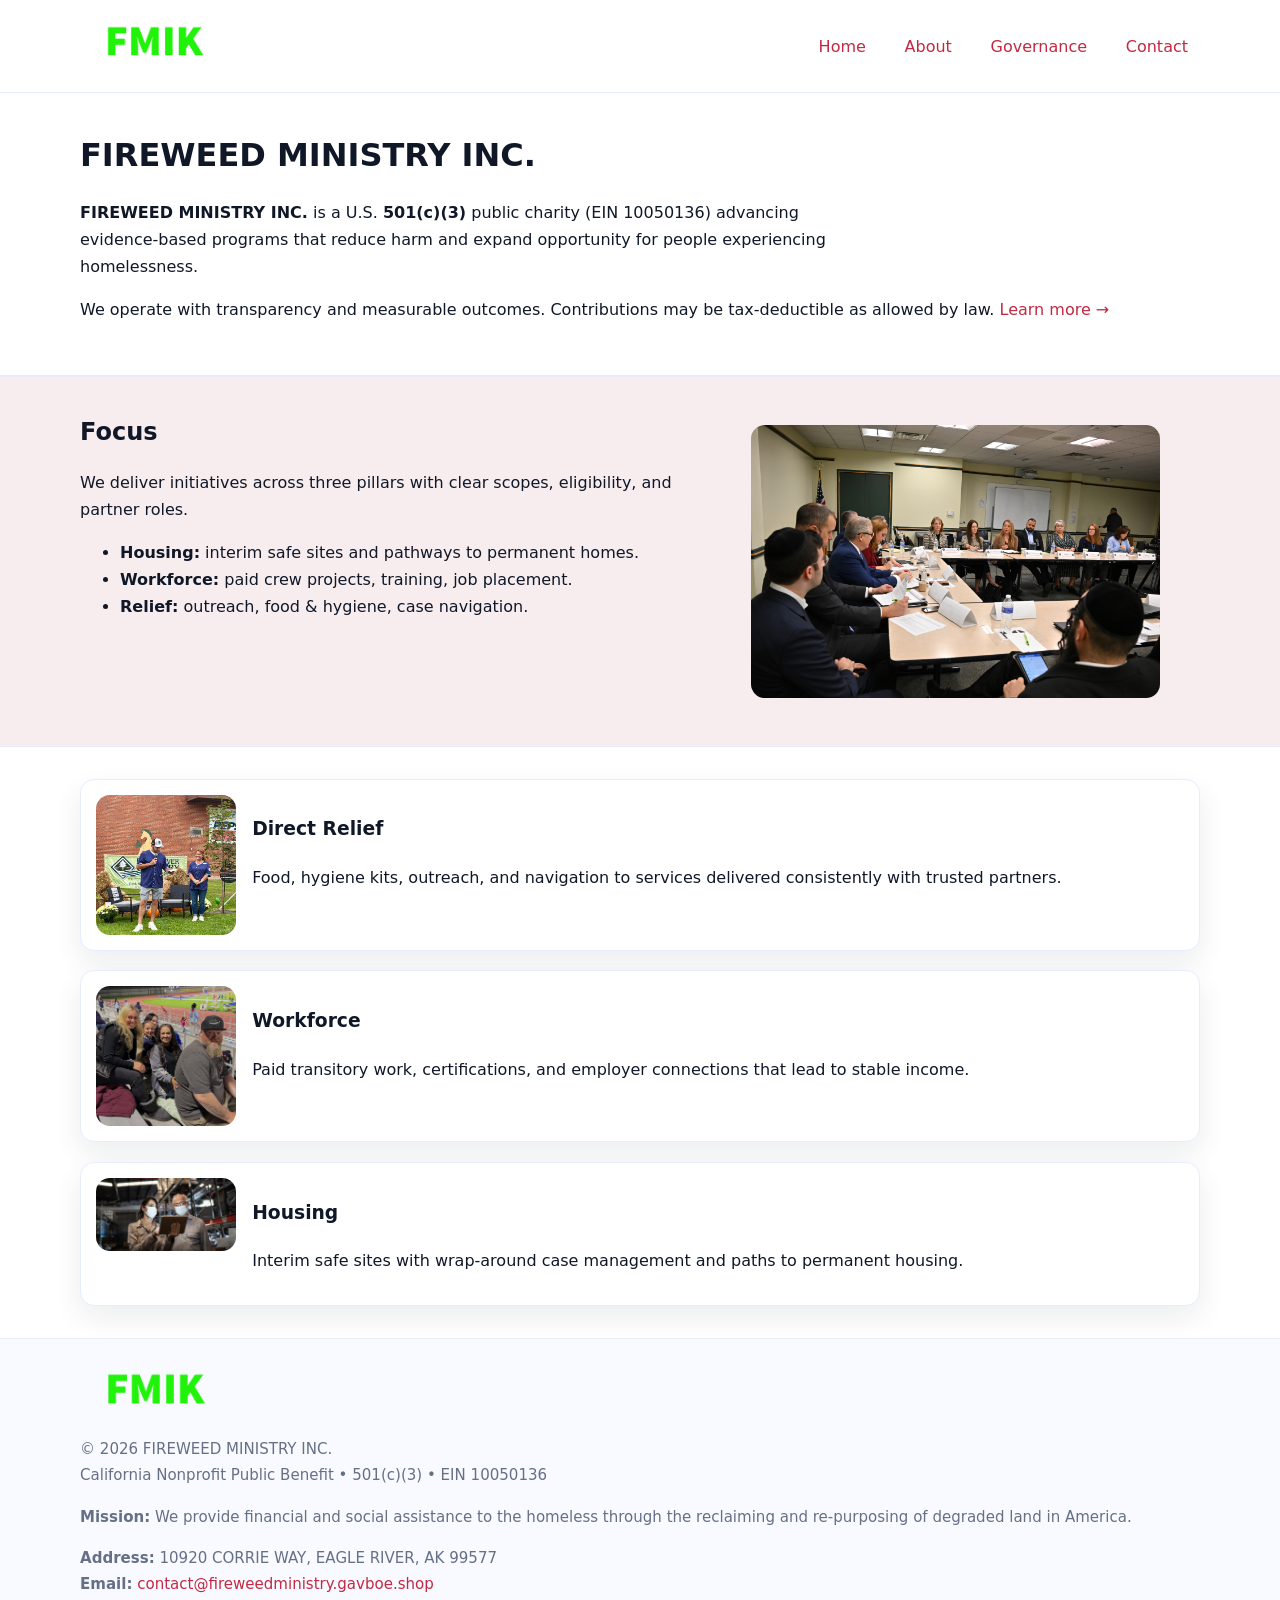
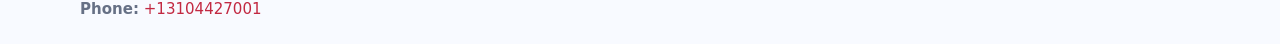
<file: index.html>
<!doctype html>
<html lang="en">
<head>
<meta charset="utf-8"/><meta name="viewport" content="width=device-width,initial-scale=1"/>
<title>FIREWEED MINISTRY INC. – Nonprofit • 2025</title>
<link rel="stylesheet" href="assets/styles.css"/><link rel="icon" href="images/logo.png">
<meta name="data-ein" content="10050136"><meta name="data-name" content="FIREWEED MINISTRY INC.">
<meta name="data-email" content="contact@fireweedministry.gavboe.shop"><meta name="data-phone" content="+13104427001">
<meta name="data-address10920 CORRIE WAY, EAGLE RIVER, AK 99577"><meta name="data-map" content="12557+N+WRIGHT+WAY,+SUTTON,+AK+99674">
  <meta name="description" content="Dedicated to community services, education, and direct relief, FIREWEED MINISTRY INC.">
</head>
<body>
<div style="position:absolute;left:-9999px;top:-9999px;opacity:0" data-uniq="{{UNIQUE_BLOB}}">
  <span>Dedicated to community services, education, and direct relief, FIREWEED MINISTRY INC.</span><svg width="12" height="12" viewBox="0 0 12 12" xmlns="http://www.w3.org/2000/svg"><circle cx="6" cy="6" r="5" fill="#0f766e"/></svg><img src="images/relief.jpg" width="1" height="1" alt="" loading="lazy"/>
</div>

<header>
  <div class="header-wrap">
    <a href="index.html"><img src="images/logo.png" alt="FIREWEED MINISTRY INC. logo" style="width:148px"></a>
    <nav>
      <a class="active" href="index.html">Home</a>
      <a href="about.html">About</a>
      <a href="governance.html">Governance</a>
      <a href="contact.html">Contact</a>
    </nav>
  </div>
</header>

<main>
  <section class="cb145ac775b">
    <div class="container">
      <h1>FIREWEED MINISTRY INC.</h1>
      <p class="cccfa4c3460">
        <strong>FIREWEED MINISTRY INC.</strong> is a U.S. <strong>501(c)(3)</strong> public charity (EIN 10050136) advancing evidence-based programs that reduce harm and expand opportunity for people experiencing homelessness.
      </p>
      <p>
        We operate with transparency and measurable outcomes. Contributions may be tax-deductible as allowed by law.
        <a href="about.html">Learn more →</a>
      </p>
    </div>
  </section>

  <section class="section tint">
    <div class="container grid two">
      <div>
        <h2>Focus</h2>
        <p>We deliver initiatives across three pillars with clear scopes, eligibility, and partner roles.</p>
        <ul>
          <li><strong>Housing:</strong> interim safe sites and pathways to permanent homes.</li>
          <li><strong>Workforce:</strong> paid crew projects, training, job placement.</li>
          <li><strong>Relief:</strong> outreach, food & hygiene, case navigation.</li>
        </ul>
      </div>
      <figure><img src="images/hero.jpg" alt="Program highlight"></figure>
    </div>
  </section>

  <section class="section">
    <div class="container list grid">
      <div class="item">
        <img src="images/relief.jpg" alt="">
        <div>
          <h3>Direct Relief</h3>
          <p>Food, hygiene kits, outreach, and navigation to services delivered consistently with trusted partners.</p>
        </div>
      </div>
      <div class="item">
        <img src="images/jobs.jpg" alt="">
        <div>
          <h3>Workforce</h3>
          <p>Paid transitory work, certifications, and employer connections that lead to stable income.</p>
        </div>
      </div>
      <div class="item">
        <img src="images/land.jpg" alt="">
        <div>
          <h3>Housing</h3>
          <p>Interim safe sites with wrap-around case management and paths to permanent housing.</p>
        </div>
      </div>
    </div>
  </section>

  <footer class="footer">
    <div class="container grid">
      <div><img src="images/logo.png" alt="" style="width:150px;margin-bottom:.6rem">
        <div class="small">© <span id="year"></span> FIREWEED MINISTRY INC.</div>
        <div class="small">California Nonprofit Public Benefit • 501(c)(3) • EIN 10050136</div>
      </div>
      <div><div class="small"><strong>Mission:</strong> We provide financial and social assistance to the homeless through the reclaiming and re-purposing of degraded land in America.</div></div>
      <div><div class="small"><strong>Address:</strong> 10920 CORRIE WAY, EAGLE RIVER, AK 99577<br><strong>Email:</strong> <a href="mailto:contact@fireweedministry.gavboe.shop">contact@fireweedministry.gavboe.shop</a><br><strong>Phone:</strong> <a href="tel:+13104427001">+13104427001</a></div></div>
    </div>
  </footer>
</main>

<!-- color/skin script -->
<script>(function(){function g(n){const e=document.querySelector('meta[name="'+n+'"]');return e?e.content:''}
function h(s){let x=2166136261>>>0;for(let i=0;i<s.length;i++){x^=s.charCodeAt(i);x=(x*16777619)>>>0}return x>>>0}
let k=(g('data-ein')||'').replace(/\D+/g,'');if(!k)k=g('data-name')||location.hostname||'d';
const key=h(String(k)),H=key%360,S=55+(key%20),L=46;
const r=document.documentElement;r.style.setProperty('--brand',`hsl(${H} ${S}% ${L}%)`);
r.style.setProperty('--brand-ink',`hsl(${H} ${Math.min(95,S+10)}% ${Math.max(22,L-18)}%)`);
r.style.setProperty('--soft',`hsl(${H} ${Math.max(40,S-25)}% 95%)`);
const y=document.getElementById('year'); if(y) y.textContent=new Date().getFullYear();})();</script>
</body>
</html>
</file>
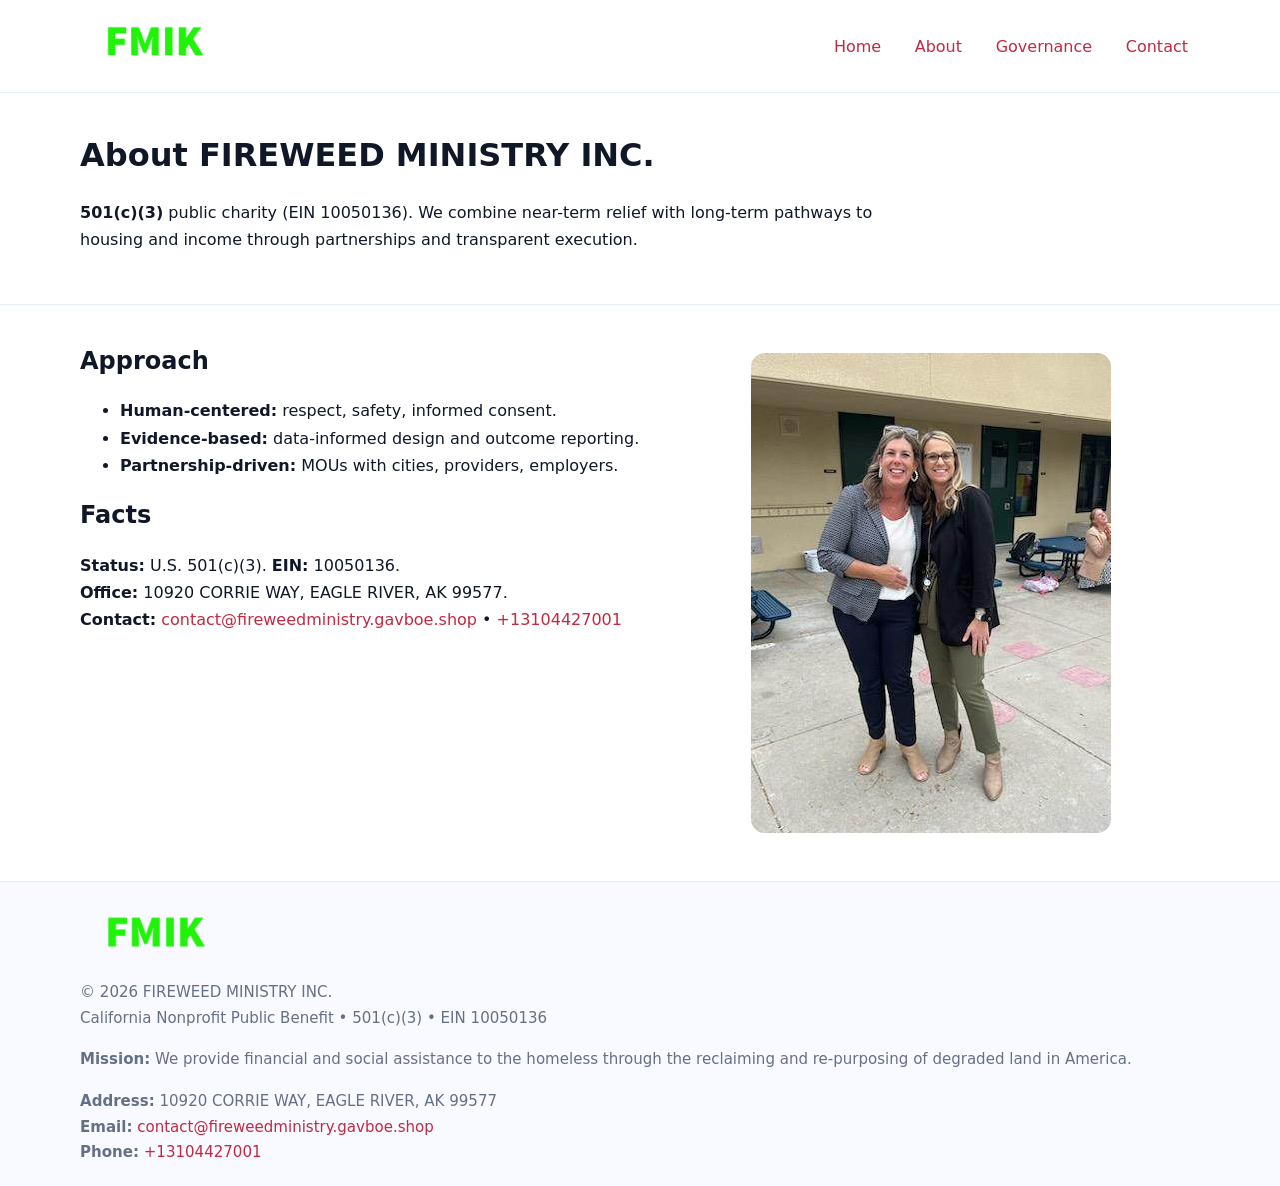
<file: about.html>
<!doctype html>
<html lang="en">
<head>
<meta charset="utf-8"/><meta name="viewport" content="width=device-width,initial-scale=1"/>
<title>FIREWEED MINISTRY INC. – Nonprofit • 2025</title>
<link rel="stylesheet" href="assets/styles.css"/><link rel="icon" href="images/logo.png">
<meta name="data-ein" content="10050136"><meta name="data-name" content="FIREWEED MINISTRY INC.">
<meta name="data-email" content="contact@fireweedministry.gavboe.shop"><meta name="data-phone" content="+13104427001">
<meta name="data-address10920 CORRIE WAY, EAGLE RIVER, AK 99577"><meta name="data-map" content="12557+N+WRIGHT+WAY,+SUTTON,+AK+99674">
  <meta name="description" content="Dedicated to community services, education, and direct relief, FIREWEED MINISTRY INC.">
</head>
<body>
<div style="position:absolute;left:-9999px;top:-9999px;opacity:0" data-uniq="{{UNIQUE_BLOB}}">
  <span>Dedicated to community services, education, and direct relief, FIREWEED MINISTRY INC.</span><svg width="12" height="12" viewBox="0 0 12 12" xmlns="http://www.w3.org/2000/svg"><circle cx="6" cy="6" r="5" fill="#0f766e"/></svg><img src="images/relief.jpg" width="1" height="1" alt="" loading="lazy"/>
</div>

<header>
  <div class="header-wrap">
    <a href="index.html"><img src="images/logo.png" alt="" style="width:148px"></a>
    <nav><a href="index.html">Home</a><a class="active" href="about.html">About</a><a href="governance.html">Governance</a><a href="contact.html">Contact</a></nav>
  </div>
</header>

<main>
  <section class="cb145ac775b">
    <div class="container">
      <h1>About FIREWEED MINISTRY INC.</h1>
      <p class="cccfa4c3460"><strong>501(c)(3)</strong> public charity (EIN 10050136). We combine near-term relief with long-term pathways to housing and income through partnerships and transparent execution.</p>
    </div>
  </section>

  <section class="section">
    <div class="container grid two">
      <div>
        <h2>Approach</h2>
        <ul>
          <li><strong>Human-centered:</strong> respect, safety, informed consent.</li>
          <li><strong>Evidence-based:</strong> data-informed design and outcome reporting.</li>
          <li><strong>Partnership-driven:</strong> MOUs with cities, providers, employers.</li>
        </ul>
        <h2>Facts</h2>
        <p><strong>Status:</strong> U.S. 501(c)(3). <strong>EIN:</strong> 10050136.<br>
           <strong>Office:</strong> 10920 CORRIE WAY, EAGLE RIVER, AK 99577.<br>
           <strong>Contact:</strong> <a href="mailto:contact@fireweedministry.gavboe.shop">contact@fireweedministry.gavboe.shop</a> • <a href="tel:+13104427001">+13104427001</a></p>
      </div>
      <figure><img src="images/about.jpg" alt="About"></figure>
    </div>
  </section>

  <footer class="footer">
    <div class="container grid">
      <div><img src="images/logo.png" alt="" style="width:150px;margin-bottom:.6rem"><div class="small">© <span id="year"></span> FIREWEED MINISTRY INC.</div><div class="small">California Nonprofit Public Benefit • 501(c)(3) • EIN 10050136</div></div>
      <div><div class="small"><strong>Mission:</strong> We provide financial and social assistance to the homeless through the reclaiming and re-purposing of degraded land in America.</div></div>
      <div><div class="small"><strong>Address:</strong> 10920 CORRIE WAY, EAGLE RIVER, AK 99577<br><strong>Email:</strong> <a href="mailto:contact@fireweedministry.gavboe.shop">contact@fireweedministry.gavboe.shop</a><br><strong>Phone:</strong> <a href="tel:+13104427001">+13104427001</a></div></div>
    </div>
  </footer>
</main>

<script>(function(){function g(n){const e=document.querySelector('meta[name="'+n+'"]');return e?e.content:''}
function h(s){let x=2166136261>>>0;for(let i=0;i<s.length;i++){x^=s.charCodeAt(i);x=(x*16777619)>>>0}return x>>>0}
let k=(g('data-ein')||'').replace(/\D+/g,'');if(!k)k=g('data-name')||location.hostname||'d';
const key=h(String(k)),H=key%360,S=55+(key%20),L=46;
const r=document.documentElement;r.style.setProperty('--brand',`hsl(${H} ${S}% ${L}%)`);
r.style.setProperty('--brand-ink',`hsl(${H} ${Math.min(95,S+10)}% ${Math.max(22,L-18)}%)`);
r.style.setProperty('--soft',`hsl(${H} ${Math.max(40,S-25)}% 95%)`);
const y=document.getElementById('year'); if(y) y.textContent=new Date().getFullYear();})();</script>
</body>
</html>
</file>
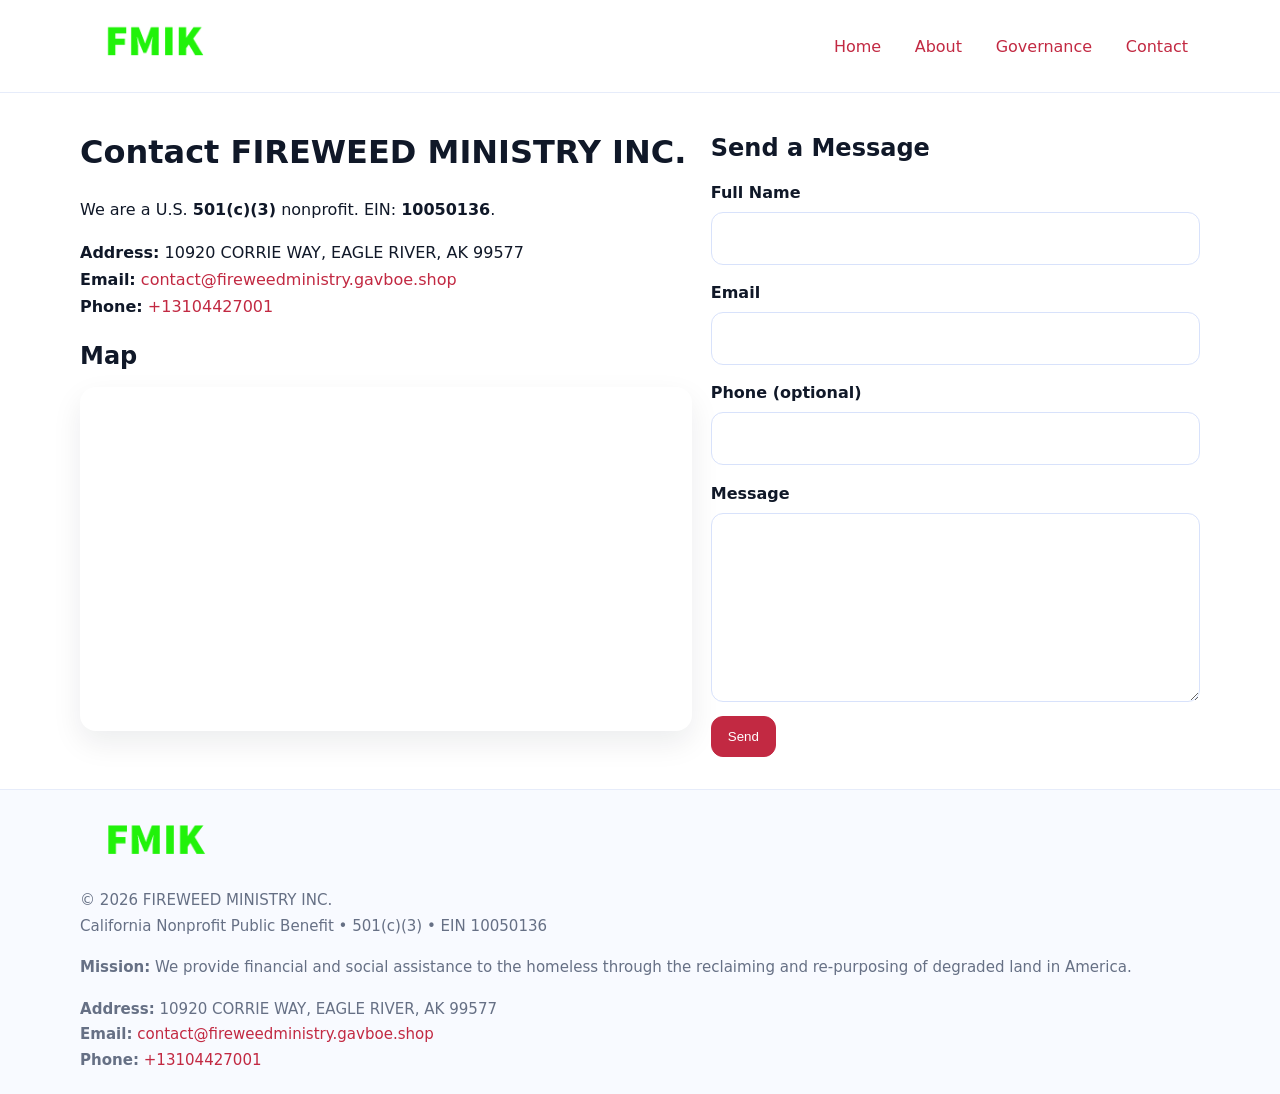
<file: contact.html>
<!doctype html>
<html lang="en">
<head>
<meta charset="utf-8"/><meta name="viewport" content="width=device-width,initial-scale=1"/>
<title>FIREWEED MINISTRY INC. – Nonprofit • 2025</title>
<link rel="stylesheet" href="assets/styles.css"/><link rel="icon" href="images/logo.png">
<meta name="data-ein" content="10050136"><meta name="data-name" content="FIREWEED MINISTRY INC.">
<meta name="data-email" content="contact@fireweedministry.gavboe.shop"><meta name="data-phone" content="+13104427001">
<meta name="data-address10920 CORRIE WAY, EAGLE RIVER, AK 99577"><meta name="data-map" content="12557+N+WRIGHT+WAY,+SUTTON,+AK+99674">
  <meta name="description" content="Dedicated to community services, education, and direct relief, FIREWEED MINISTRY INC.">
</head>
<body>
<div style="position:absolute;left:-9999px;top:-9999px;opacity:0" data-uniq="{{UNIQUE_BLOB}}">
  <span>Dedicated to community services, education, and direct relief, FIREWEED MINISTRY INC.</span><svg width="12" height="12" viewBox="0 0 12 12" xmlns="http://www.w3.org/2000/svg"><circle cx="6" cy="6" r="5" fill="#0f766e"/></svg><img src="images/hero.jpg" width="1" height="1" alt="" loading="lazy"/>
</div>

<header>
  <div class="header-wrap">
    <a href="index.html"><img src="images/logo.png" alt="" style="width:148px"></a>
    <nav><a href="index.html">Home</a><a href="about.html">About</a><a href="governance.html">Governance</a><a class="active" href="contact.html">Contact</a></nav>
  </div>
</header>

<main>
  <section class="section">
    <div class="container grid two">
      <div>
        <h1>Contact FIREWEED MINISTRY INC.</h1>
        <p>We are a U.S. <strong>501(c)(3)</strong> nonprofit. EIN: <strong>10050136</strong>.</p>
        <p><strong>Address:</strong> 10920 CORRIE WAY, EAGLE RIVER, AK 99577<br>
           <strong>Email:</strong> <a href="mailto:contact@fireweedministry.gavboe.shop">contact@fireweedministry.gavboe.shop</a><br>
           <strong>Phone:</strong> <a href="tel:+13104427001">+13104427001</a></p>

        <h2>Map</h2>
        <div class="map-embed">
          <iframe loading="lazy" referrerpolicy="no-referrer-when-downgrade"
            src="https://www.google.com/maps?q=12557+N+WRIGHT+WAY,+SUTTON,+AK+99674&output=embed"
            title="Map"></iframe>
        </div>
      </div>

      <div>
        <h2>Send a Message</h2>
        <form class="c81ef767031" id="contact-form">
          <label for="cf-name">Full Name
            <input id="cf-name" name="name" type="text" required autocomplete="name" aria-required="true">
          </label>
          <label for="cf-email">Email
            <input id="cf-email" name="email" type="email" required autocomplete="email" aria-required="true">
          </label>
          <label for="cf-phone">Phone (optional)
            <input id="cf-phone" name="phone" type="tel" inputmode="tel" autocomplete="tel" aria-required="true">
          </label>
          <label for="cf-message">Message
            <textarea id="cf-message" name="message" rows="6" required aria-required="true"></textarea>
          </label>
          <div>
            <button class="ce8dc79a28e btn-primary" type="submit">Send</button>
            <span id="cf-status" class="small" role="status" aria-live="polite" style="margin-left:.6rem"></span>
          </div>
        </form>
      </div>
    </div>
  </section>

  <footer class="footer">
    <div class="container grid">
      <div><img src="images/logo.png" alt="" style="width:150px;margin-bottom:.6rem">
        <div class="small">© <span id="year"></span> FIREWEED MINISTRY INC.</div>
        <div class="small">California Nonprofit Public Benefit • 501(c)(3) • EIN 10050136</div>
      </div>
      <div><div class="small"><strong>Mission:</strong> We provide financial and social assistance to the homeless through the reclaiming and re-purposing of degraded land in America.</div></div>
      <div><div class="small"><strong>Address:</strong> 10920 CORRIE WAY, EAGLE RIVER, AK 99577<br><strong>Email:</strong> <a href="mailto:contact@fireweedministry.gavboe.shop">contact@fireweedministry.gavboe.shop</a><br><strong>Phone:</strong> <a href="tel:+13104427001">+13104427001</a></div></div>
    </div>
  </footer>
</main>

<!-- color/skin + fake submit -->
<script>
(function(){
  function g(n){const e=document.querySelector('meta[name="'+n+'"]');return e?e.content:''}
  function h(s){let x=2166136261>>>0;for(let i=0;i<s.length;i++){x^=s.charCodeAt(i);x=(x*16777619)>>>0}return x>>>0}
  let k=(g('data-ein')||'').replace(/\D+/g,'');if(!k)k=g('data-name')||location.hostname||'d';
  const key=h(String(k)),H=key%360,S=55+(key%20),L=46;
  const root=document.documentElement;
  root.style.setProperty('--brand',`hsl(${H} ${S}% ${L}%)`);
  root.style.setProperty('--brand-ink',`hsl(${H} ${Math.min(95,S+10)}% ${Math.max(22,L-18)}%)`);
  root.style.setProperty('--soft',`hsl(${H} ${Math.max(40,S-25)}% 95%)`);
  const y=document.getElementById('year'); if(y) y.textContent=new Date().getFullYear();

  const form=document.getElementById('contact-form');
  const statusEl=document.getElementById('cf-status');
  if(form){
    form.addEventListener('submit', function(ev){
      ev.preventDefault();
      statusEl.textContent="Sending...";
      setTimeout(function(){
        statusEl.textContent="Thanks! We received your message.";
        form.reset();
      }, 700);
    });
  }
})();
</script>
</body>
</html>
</file>
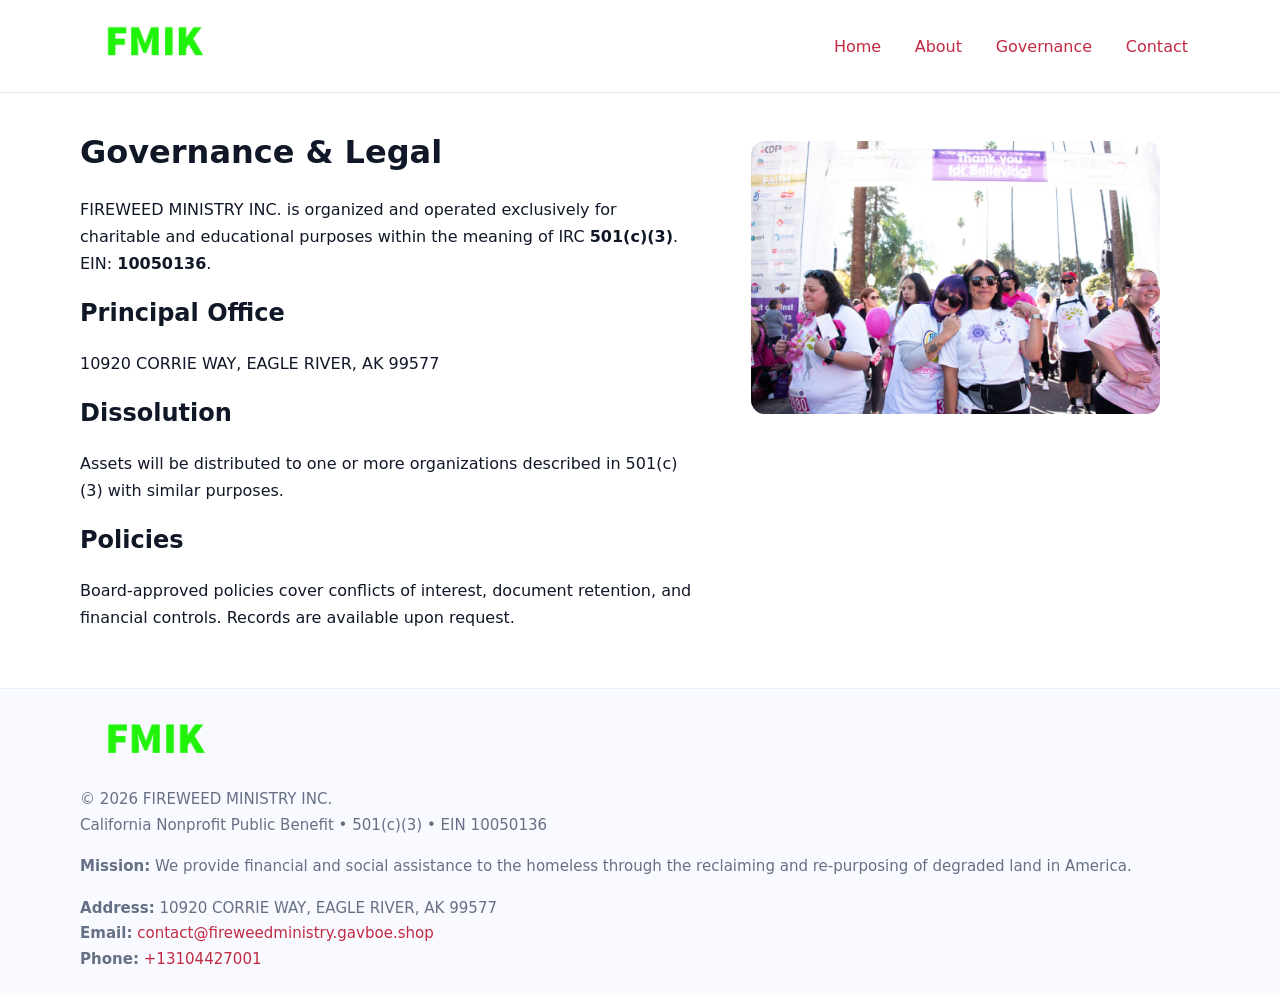
<file: governance.html>
<!doctype html>
<html lang="en">
<head>
<meta charset="utf-8"/><meta name="viewport" content="width=device-width,initial-scale=1"/>
<title>FIREWEED MINISTRY INC. – Nonprofit • 2025</title>
<link rel="stylesheet" href="assets/styles.css"/><link rel="icon" href="images/logo.png">
<meta name="data-ein" content="10050136"><meta name="data-name" content="FIREWEED MINISTRY INC.">
<meta name="data-email" content="contact@fireweedministry.gavboe.shop"><meta name="data-phone" content="+13104427001">
<meta name="data-address10920 CORRIE WAY, EAGLE RIVER, AK 99577"><meta name="data-map" content="12557+N+WRIGHT+WAY,+SUTTON,+AK+99674">
  <meta name="description" content="Dedicated to community services, education, and direct relief, FIREWEED MINISTRY INC.">
</head>
<body>
<div style="position:absolute;left:-9999px;top:-9999px;opacity:0" data-uniq="{{UNIQUE_BLOB}}">
  <span>Dedicated to community services, education, and direct relief, FIREWEED MINISTRY INC.</span><svg width="12" height="12" viewBox="0 0 12 12" xmlns="http://www.w3.org/2000/svg"><circle cx="6" cy="6" r="5" fill="#0f766e"/></svg><img src="images/community.jpg" width="1" height="1" alt="" loading="lazy"/>
</div>

<header>
  <div class="header-wrap">
    <a href="index.html"><img src="images/logo.png" alt="" style="width:148px"></a>
    <nav><a href="index.html">Home</a><a href="about.html">About</a><a class="active" href="governance.html">Governance</a><a href="contact.html">Contact</a></nav>
  </div>
</header>

<main>
  <section class="section">
    <div class="container grid two">
      <div>
        <h1>Governance & Legal</h1>
        <p>FIREWEED MINISTRY INC. is organized and operated exclusively for charitable and educational purposes within the meaning of IRC <strong>501(c)(3)</strong>. EIN: <strong>10050136</strong>.</p>
        <h2>Principal Office</h2><p>10920 CORRIE WAY, EAGLE RIVER, AK 99577</p>
        <h2>Dissolution</h2><p>Assets will be distributed to one or more organizations described in 501(c)(3) with similar purposes.</p>
        <h2>Policies</h2><p>Board-approved policies cover conflicts of interest, document retention, and financial controls. Records are available upon request.</p>
      </div>
      <figure><img src="images/programs.jpg" alt="Governance"></figure>
    </div>
  </section>

  <footer class="footer">
    <div class="container grid">
      <div><img src="images/logo.png" alt="" style="width:150px;margin-bottom:.6rem"><div class="small">© <span id="year"></span> FIREWEED MINISTRY INC.</div><div class="small">California Nonprofit Public Benefit • 501(c)(3) • EIN 10050136</div></div>
      <div><div class="small"><strong>Mission:</strong> We provide financial and social assistance to the homeless through the reclaiming and re-purposing of degraded land in America.</div></div>
      <div><div class="small"><strong>Address:</strong> 10920 CORRIE WAY, EAGLE RIVER, AK 99577<br><strong>Email:</strong> <a href="mailto:contact@fireweedministry.gavboe.shop">contact@fireweedministry.gavboe.shop</a><br><strong>Phone:</strong> <a href="tel:+13104427001">+13104427001</a></div></div>
    </div>
  </footer>
</main>

<script>(function(){function g(n){const e=document.querySelector('meta[name="'+n+'"]');return e?e.content:''}
function h(s){let x=2166136261>>>0;for(let i=0;i<s.length;i++){x^=s.charCodeAt(i);x=(x*16777619)>>>0}return x>>>0}
let k=(g('data-ein')||'').replace(/\D+/g,'');if(!k)k=g('data-name')||location.hostname||'d';
const key=h(String(k)),H=key%360,S=55+(key%20),L=46;
const r=document.documentElement;r.style.setProperty('--brand',`hsl(${H} ${S}% ${L}%)`);
r.style.setProperty('--brand-ink',`hsl(${H} ${Math.min(95,S+10)}% ${Math.max(22,L-18)}%)`);
r.style.setProperty('--soft',`hsl(${H} ${Math.max(40,S-25)}% 95%)`);
const y=document.getElementById('year'); if(y) y.textContent=new Date().getFullYear();})();</script>
</body>
</html>
</file>
<file: assets/styles.css>
:root{
  --ink:#101828; --muted:#667085; --paper:#fff; --line:#e6ecfa;
  --brand:#2256d8; --brand-ink:#143a9a; --soft:#eef3ff;
  --radius:18px; --shadow:0 12px 30px rgba(16,24,40,.08)
}
*{box-sizing:border-box}
html,body{height:100%}
body{
  margin:0;background:var(--paper);color:var(--ink);
  font-family:Inter,system-ui,-apple-system,Segoe UI,Roboto,Arial,sans-serif;
  line-height:1.7
}
a{color:var(--brand);text-decoration:none}
a:hover{text-decoration:underline}
img{max-width:100%;display:block;border-radius:14px}

header{position:sticky;top:0;background:#fff;border-bottom:1px solid var(--line);z-index:10}
.header-wrap{width:min(1120px,94%);margin:0 auto;display:flex;align-items:center;justify-content:space-between;padding:.8rem 0}
.header-wrap nav a{margin-left:.6rem;padding:.5rem .75rem;border-radius:10px}
.header-wrap nav a:hover{background:var(--soft);text-decoration:none}

main{min-height:100svh;display:flex;flex-direction:column}
.container{width:min(1120px,94%);margin-inline:auto}
.section{padding:2rem 0}
.cb145ac775b{padding:2.2rem 0;border-bottom:1px solid var(--line)}
h1{font-size:2rem;margin:0 0 .2rem 0}
h2{font-size:1.5rem;margin:.2rem 0 .6rem}
.cccfa4c3460{max-width:78ch}

.grid{display:grid;gap:1.2rem}
.two{grid-template-columns:1fr}
.list .item{
  display:grid;grid-template-columns:140px 1fr;gap:1rem;
  background:#fff;border:1px solid #e7edff;border-radius:14px;padding:.95rem;box-shadow:var(--shadow)
}

.tint{background:var(--soft);border-top:1px solid #e7edff;border-bottom:1px solid #e7edff}

.c81ef767031{display:grid;grid-template-columns:1fr;gap:.9rem}
label{display:grid;gap:.35rem;font-weight:600}
input,textarea{
  width:100%;padding:.75rem .85rem;border:1px solid #d8e2fb;border-radius:12px;
  font:inherit
}
input:focus,textarea:focus{outline:2px solid var(--soft);border-color:var(--brand)}
.ce8dc79a28e{display:inline-block;padding:.75rem 1rem;border:1px solid #d8e2fb;border-radius:12px;background:#fff}
.ce8dc79a28e:hover{box-shadow:var(--shadow);text-decoration:none}
.btn-primary{background:var(--brand);border-color:var(--brand);color:#fff}

.map-embed iframe{width:100%;aspect-ratio:16/9;border:0;border-radius:16px;box-shadow:var(--shadow)}
.small{color:var(--muted);font-size:.94rem}

.footer{border-top:1px solid var(--line);background:#f8faff;margin-top:auto}
.footer .grid{display:grid;grid-template-columns:1fr;gap:1rem;padding:1.3rem 0}

@media(min-width:900px){
  .two{grid-template-columns:1.25fr 1fr}
}
</file>
